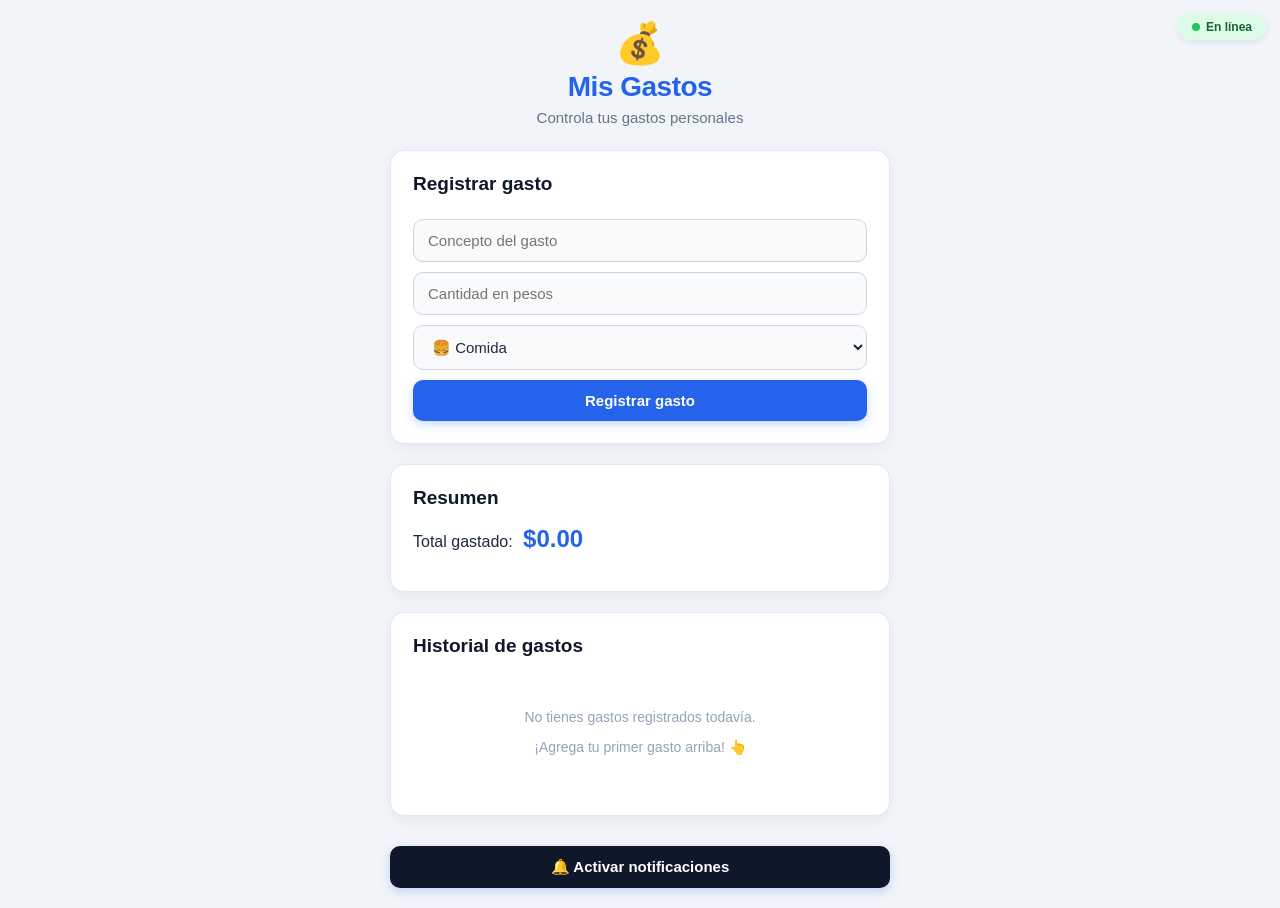
<file: index.html>
<!DOCTYPE html>
<html lang="es">

<head>
    <meta charset="UTF-8">
    <meta name="viewport" content="width=device-width, initial-scale=1.0">
    <meta name="theme-color" content="#2563eb">
    <meta name="description" content="Mis Gastos PWA - Controla tus gastos personales de forma sencilla, rápida y sin conexión a internet.">

    <title>Mis Gastos PWA</title>

    <link rel="apple-touch-icon" href="icons/icon-192.png">
    <link rel="icon" type="image/png" sizes="192x192" href="icons/icon-192.png">
    <link rel="stylesheet" href="style.css">
    <link rel="manifest" href="manifest.json">
</head>

<body>

    <!-- Contenedor de notificaciones flotantes en pantalla -->
    <div id="toast-container" class="toast-container" aria-live="polite"></div>

    <div class="network-badge" id="estado-red">
        <span class="dot"></span> <span id="texto-red">En línea</span>
    </div>

    <header>
        <div class="header-icon">💰</div>
        <h1>Mis Gastos</h1>
        <p>Controla tus gastos personales</p>
    </header>

    <main>

        <!-- Botón de Instalación PWA (aparece si el navegador lo permite) -->
        <button id="btn-instalar" class="btn-instalar" style="display: none;">
            📲 Instalar Aplicación
        </button>

        <section>
            <h2>Registrar gasto</h2>

            <input
                type="text"
                id="concepto"
                placeholder="Concepto del gasto"
                autocomplete="off"
            >

            <input
                type="number"
                id="cantidad"
                placeholder="Cantidad en pesos"
                min="0.01"
                step="0.01"
            >

            <select id="categoria">
                <option value="Comida">🍔 Comida</option>
                <option value="Transporte">🚗 Transporte</option>
                <option value="Entretenimiento">🎬 Entretenimiento</option>
                <option value="Educación">📚 Educación</option>
                <option value="Otros">💡 Otros</option>
            </select>

            <button id="agregar">
                Registrar gasto
            </button>
        </section>

        <section>
            <h2>Resumen</h2>

            <p>
                Total gastado:
                <strong id="total">$0.00</strong>
            </p>
        </section>

        <section>
            <h2>Historial de gastos</h2>

            <ul id="lista-gastos"></ul>
        </section>

        <button id="notificacion">
            🔔 Activar notificaciones
        </button>

    </main>

    <script src="app.js"></script>

</body>

</html>
</file>
<file: style.css>
* {
    box-sizing: border-box;
}

body {
    font-family: 'Segoe UI', -apple-system, BlinkMacSystemFont, Roboto, Helvetica, Arial, sans-serif;
    background-color: #f1f5f9;
    color: #1e293b;
    margin: 0;
    padding: 20px;
    min-height: 100vh;
}

/* Indicador de conexión / red */
.network-badge {
    position: fixed;
    top: 14px;
    right: 14px;
    display: inline-flex;
    align-items: center;
    gap: 6px;
    padding: 6px 14px;
    font-size: 12px;
    font-weight: 600;
    border-radius: 9999px;
    background-color: #dcfce7;
    color: #166534;
    box-shadow: 0 2px 6px rgba(0, 0, 0, 0.08);
    z-index: 100;
    transition: all 0.3s ease;
}

.network-badge .dot {
    width: 8px;
    height: 8px;
    border-radius: 50%;
    background-color: #22c55e;
}

.network-badge.offline {
    background-color: #fee2e2;
    color: #991b1b;
}

.network-badge.offline .dot {
    background-color: #ef4444;
}

header {
    text-align: center;
    margin-bottom: 24px;
}

.header-icon {
    font-size: 40px;
    margin-bottom: 4px;
    animation: bounce 2s infinite ease-in-out;
}

@keyframes bounce {
    0%, 100% { transform: translateY(0); }
    50% { transform: translateY(-5px); }
}

header h1 {
    color: #2563eb;
    margin: 0 0 6px 0;
    font-size: 28px;
    font-weight: 800;
    letter-spacing: -0.5px;
}

header p {
    color: #64748b;
    margin: 0;
    font-size: 15px;
}

main {
    max-width: 500px;
    margin: auto;
}

/* Botón de instalación PWA */
.btn-instalar {
    background: linear-gradient(135deg, #0ea5e9, #2563eb);
    color: white;
    border: none;
    padding: 12px;
    border-radius: 10px;
    font-weight: 600;
    font-size: 15px;
    margin-bottom: 20px;
    box-shadow: 0 4px 14px rgba(37, 99, 235, 0.3);
    cursor: pointer;
    transition: transform 0.15s ease, box-shadow 0.15s ease;
}

.btn-instalar:hover {
    transform: translateY(-2px);
    box-shadow: 0 6px 18px rgba(37, 99, 235, 0.4);
}

section {
    background-color: white;
    padding: 22px;
    margin-bottom: 20px;
    border-radius: 14px;
    box-shadow: 0 4px 14px rgba(0, 0, 0, 0.05);
    border: 1px solid #e2e8f0;
}

h2 {
    font-size: 19px;
    font-weight: 700;
    margin-top: 0;
    margin-bottom: 14px;
    color: #0f172a;
}

input,
select,
button {
    width: 100%;
    padding: 12px 14px;
    margin-top: 10px;
    border-radius: 10px;
    font-size: 15px;
    font-family: inherit;
    transition: all 0.2s ease;
}

input,
select {
    border: 1.5px solid #cbd5e1;
    background-color: #f8fafc;
    color: #1e293b;
}

input:focus,
select:focus {
    outline: none;
    border-color: #2563eb;
    background-color: white;
    box-shadow: 0 0 0 3px rgba(37, 99, 235, 0.15);
}

button {
    border: none;
    background-color: #2563eb;
    color: white;
    font-weight: 600;
    cursor: pointer;
    box-shadow: 0 3px 10px rgba(37, 99, 235, 0.25);
}

button:hover {
    background-color: #1d4ed8;
    transform: translateY(-1px);
}

button:active {
    transform: translateY(0);
}

#total {
    color: #2563eb;
    font-size: 24px;
    font-weight: 800;
    margin-left: 6px;
}

#lista-gastos {
    padding: 0;
    margin: 0;
}

#lista-gastos li {
    list-style: none;
    padding: 12px 14px;
    margin-top: 10px;
    background-color: #f8fafc;
    border-radius: 10px;
    border: 1px solid #e2e8f0;
    display: flex;
    justify-content: space-between;
    align-items: center;
    gap: 12px;
    animation: fadeIn 0.25s ease-out;
}

@keyframes fadeIn {
    from {
        opacity: 0;
        transform: translateY(5px);
    }
    to {
        opacity: 1;
        transform: translateY(0);
    }
}

.gasto-info {
    display: flex;
    flex-direction: column;
    gap: 4px;
    flex-grow: 1;
}

.gasto-concepto {
    font-weight: 600;
    color: #1e293b;
    font-size: 15px;
}

.gasto-meta {
    display: flex;
    align-items: center;
    gap: 8px;
    font-size: 12px;
    color: #64748b;
}

.categoria-tag {
    display: inline-block;
    padding: 2px 8px;
    border-radius: 9999px;
    font-size: 11px;
    font-weight: 600;
    background-color: #e2e8f0;
    color: #475569;
}

.categoria-Comida { background-color: #fef3c7; color: #92400e; }
.categoria-Transporte { background-color: #e0f2fe; color: #075985; }
.categoria-Entretenimiento { background-color: #f3e8ff; color: #6b21a8; }
.categoria-Educación { background-color: #dcfce7; color: #166534; }
.categoria-Otros { background-color: #f1f5f9; color: #475569; }

.gasto-monto-area {
    display: flex;
    align-items: center;
    gap: 12px;
}

.gasto-monto {
    font-weight: 700;
    color: #0f172a;
    font-size: 16px;
    white-space: nowrap;
}

.btn-eliminar {
    width: auto;
    padding: 6px 10px;
    margin-top: 0;
    background-color: #fee2e2;
    color: #dc2626;
    border-radius: 8px;
    font-size: 13px;
    box-shadow: none;
}

.btn-eliminar:hover {
    background-color: #ef4444;
    color: white;
}

.empty-state {
    text-align: center;
    padding: 24px 10px;
    color: #94a3b8;
    font-size: 14px;
}

#notificacion {
    background-color: #0f172a;
    margin-top: 10px;
}

#notificacion:hover {
    background-color: #1e293b;
}

/* ============================================
   NOTIFICACIONES TOAST (En pantalla)
   ============================================ */
.toast-container {
    position: fixed;
    top: 20px;
    left: 50%;
    transform: translateX(-50%);
    display: flex;
    flex-direction: column;
    gap: 10px;
    z-index: 99999;
    width: 90%;
    max-width: 440px;
    pointer-events: none;
}

.toast {
    display: flex;
    align-items: center;
    gap: 12px;
    background-color: #0f172a;
    color: white;
    padding: 14px 18px;
    border-radius: 12px;
    box-shadow: 0 12px 28px -5px rgba(0, 0, 0, 0.4), 0 8px 10px -6px rgba(0, 0, 0, 0.2);
    font-size: 14px;
    animation: toastIn 0.3s cubic-bezier(0.16, 1, 0.3, 1) forwards;
    pointer-events: auto;
    border: 1px solid rgba(255, 255, 255, 0.12);
}

.toast.toast-exito {
    border-left: 5px solid #22c55e;
}

.toast.toast-eliminado {
    border-left: 5px solid #ef4444;
}

.toast.toast-alerta {
    border-left: 5px solid #f59e0b;
}

.toast-icono {
    font-size: 22px;
    flex-shrink: 0;
}

.toast-texto {
    display: flex;
    flex-direction: column;
    gap: 2px;
    flex-grow: 1;
}

.toast-titulo {
    font-weight: 700;
    font-size: 14px;
    color: #f8fafc;
}

.toast-mensaje {
    font-size: 13px;
    color: #cbd5e1;
}

@keyframes toastIn {
    from {
        opacity: 0;
        transform: translateY(20px) scale(0.95);
    }
    to {
        opacity: 1;
        transform: translateY(0) scale(1);
    }
}

@keyframes toastOut {
    from {
        opacity: 1;
        transform: translateY(0) scale(1);
    }
    to {
        opacity: 0;
        transform: translateY(-15px) scale(0.95);
    }
}
</file>
